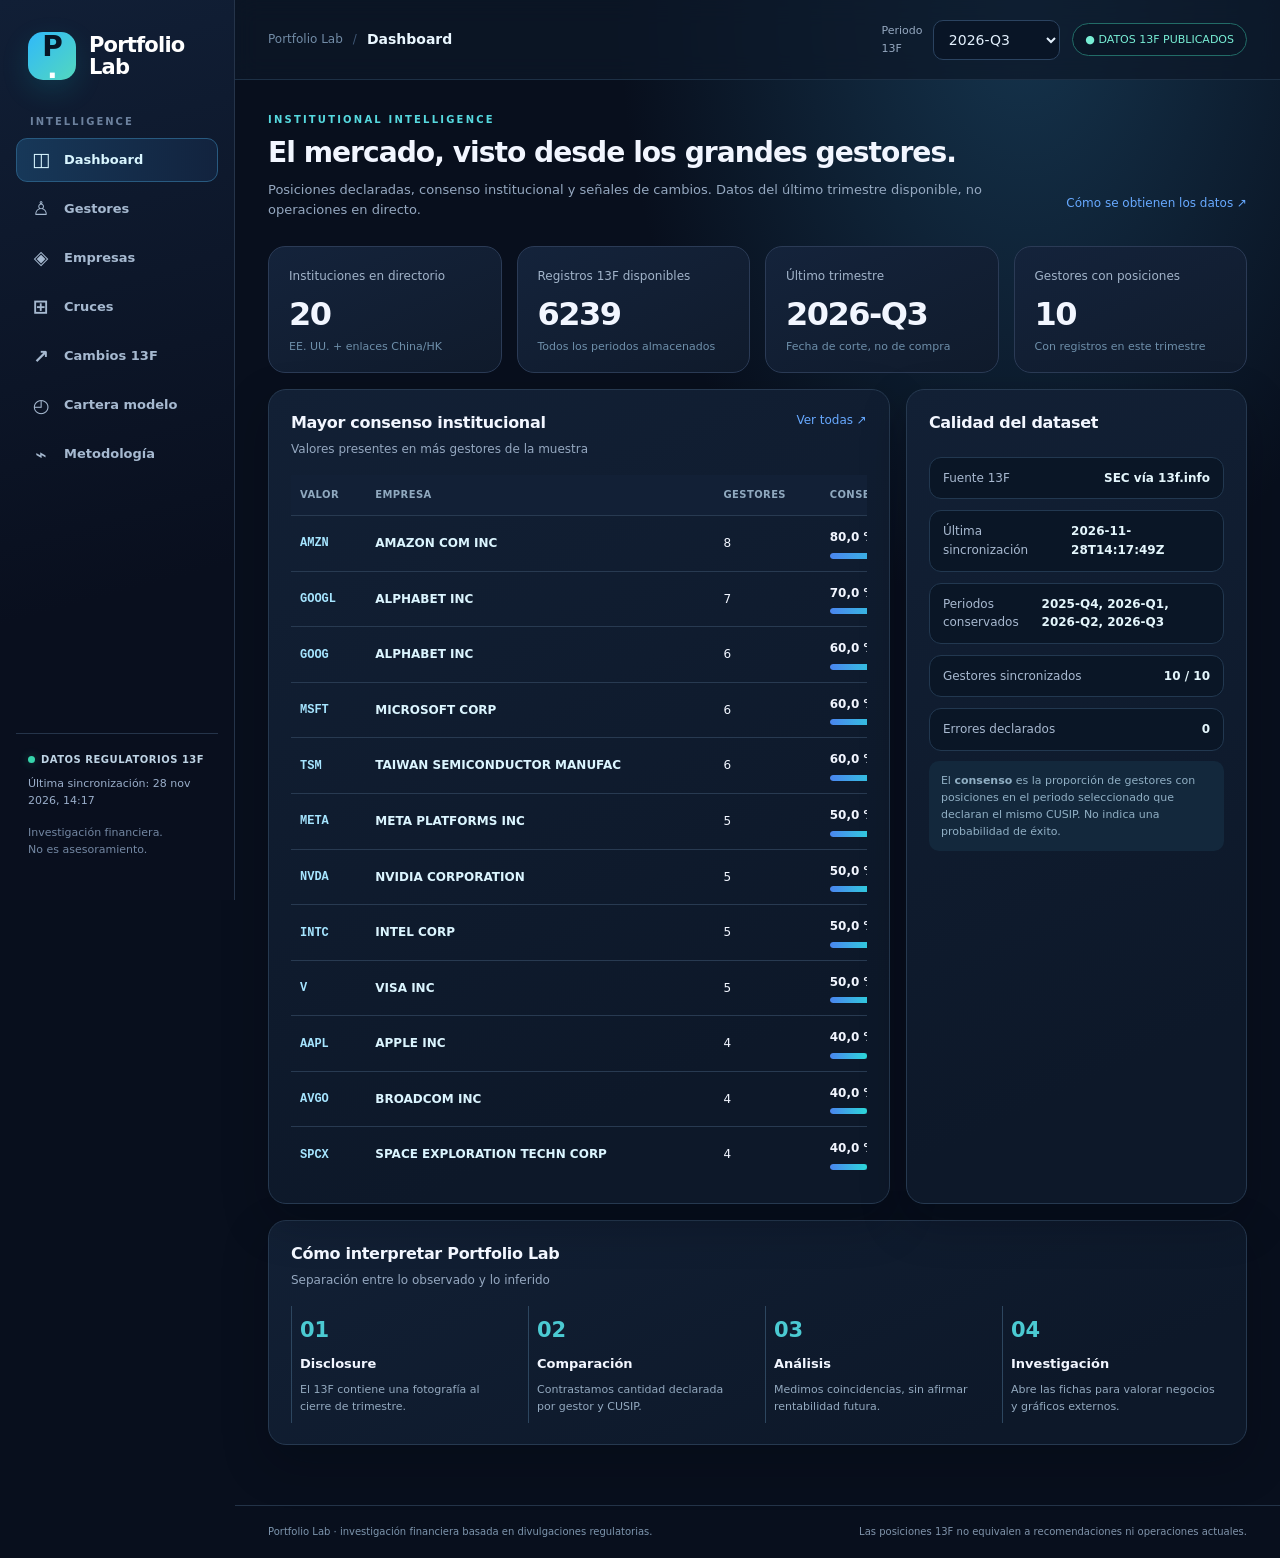
<file: index.html>
<!doctype html>
<html lang="es">
<head>
<meta charset="utf-8"><meta name="viewport" content="width=device-width,initial-scale=1">
<meta name="description" content="Portfolio Lab: análisis de posiciones institucionales 13F, consenso, cambios trimestrales, empresas y carteras modelo.">
<meta name="theme-color" content="#0a1220">
<title>Portfolio Lab | Institutional research</title>
<link rel="stylesheet" href="styles.css?v=5">
<script defer src="app.js?v=5"></script>
</head>
<body>
<div class="app-shell">
  <aside class="sidebar" aria-label="Navegación principal">
    <a class="logo" href="#dashboard" aria-label="Portfolio Lab, inicio"><span class="logo-mark">P<span>·</span></span><span>Portfolio<br><b>Lab</b></span></a>
    <div class="sidebar-label">INTELLIGENCE</div>
    <nav id="navigation">
      <a href="#dashboard" data-route="dashboard"><span class="nav-ico">◫</span>Dashboard</a>
      <a href="#institutions" data-route="institutions"><span class="nav-ico">♙</span>Gestores</a>
      <a href="#securities" data-route="securities"><span class="nav-ico">◈</span>Empresas</a>
      <a href="#overlap" data-route="overlap"><span class="nav-ico">⊞</span>Cruces</a>
      <a href="#changes" data-route="changes"><span class="nav-ico">↗</span>Cambios 13F</a>
      <a href="#portfolio" data-route="portfolio"><span class="nav-ico">◴</span>Cartera modelo</a>
      <a href="#sources" data-route="sources"><span class="nav-ico">⌁</span>Metodología</a>
    </nav>
    <div class="side-footer"><span class="status-dot"></span>DATOS REGULATORIOS 13F<div class="subtle" id="sideUpdate">Conectando…</div><p>Investigación financiera.<br>No es asesoramiento.</p></div>
  </aside>
  <div class="main-area">
    <header class="topbar">
      <div class="crumb"><span id="crumb">Overview</span><span class="slash">/</span><strong id="topTitle">Dashboard</strong></div>
      <div class="top-controls"><div class="top-period"><label for="period">Periodo 13F</label><select id="period"><option>Cargando…</option></select></div><span class="tag" id="feedTag">Conectando feed…</span></div>
    </header>
    <main class="content" id="main">
      <section class="view" id="view-dashboard">
        <div class="page-title"><div><div class="eyebrow">INSTITUTIONAL INTELLIGENCE</div><h1>El mercado, visto desde los grandes gestores.</h1><p>Posiciones declaradas, consenso institucional y señales de cambios. Datos del último trimestre disponible, no operaciones en directo.</p></div><a class="text-link" href="#sources">Cómo se obtienen los datos ↗</a></div>
        <div class="kpi-grid" id="dashboardKpis"></div>
        <div class="layout-70">
          <div class="panel"><div class="panel-head"><div><h2>Mayor consenso institucional</h2><p>Valores presentes en más gestores de la muestra</p></div><a class="quiet-link" href="#securities">Ver todas ↗</a></div><div class="table-wrap" id="dashboardConsensus"></div></div>
          <div class="panel"><div class="panel-head"><h2>Calidad del dataset</h2></div><div id="datasetHealth"></div></div>
        </div>
        <div class="panel" style="margin-top:16px"><div class="panel-head"><div><h2>Cómo interpretar Portfolio Lab</h2><p>Separación entre lo observado y lo inferido</p></div></div><div class="explain-steps"><div><b>01</b><strong>Disclosure</strong><span>El 13F contiene una fotografía al cierre de trimestre.</span></div><div><b>02</b><strong>Comparación</strong><span>Contrastamos cantidad declarada por gestor y CUSIP.</span></div><div><b>03</b><strong>Análisis</strong><span>Medimos coincidencias, sin afirmar rentabilidad futura.</span></div><div><b>04</b><strong>Investigación</strong><span>Abre las fichas para valorar negocios y gráficos externos.</span></div></div></div>
      </section>
      <section class="view" id="view-institutions">
        <div class="page-title"><div><div class="eyebrow">UNIVERSO DE SEGUIMIENTO</div><h1>Gestores institucionales</h1><p>Directorio real de instituciones y cobertura efectiva de las declaraciones disponibles.</p></div></div>
        <div class="panel"><div class="toolbar"><div class="field"><label for="institutionMarket">Mercado</label><select id="institutionMarket"><option value="ALL">Todos</option><option value="US">Estados Unidos</option><option value="CN">China</option><option value="HK">Hong Kong</option></select></div><div class="field grow"><label for="institutionSearch">Gestor</label><input id="institutionSearch" placeholder="Buscar institución…"></div></div><div class="manager-grid" id="managerGrid"></div></div>
      </section>
      <section class="view" id="view-manager">
        <div class="backline"><a href="#institutions">← Volver a gestores</a></div><div id="managerDetail"></div>
      </section>
      <section class="view" id="view-securities">
        <div class="page-title"><div><div class="eyebrow">SECURITIES EXPLORER</div><h1>Explorador de empresas</h1><p>Accede a una ficha por cada acción con datos 13F, descripción del negocio y módulos bursátiles externos.</p></div></div>
        <div class="panel"><div class="toolbar"><div class="field grow"><label for="securitySearch">Empresa / ticker / CUSIP</label><input id="securitySearch" placeholder="Ej.: Amazon, NVDA, 037833100"></div><div class="field"><label for="securityMinManagers">Consenso mínimo</label><select id="securityMinManagers"><option value="1">1 gestor</option><option value="2">2 gestores</option><option value="3">3 gestores</option><option value="5">5 gestores</option></select></div><div class="field"><label for="securitySort">Ordenar</label><select id="securitySort"><option value="consensus">Más gestores</option><option value="value">Mayor valor 13F</option><option value="name">Nombre A–Z</option></select></div></div><div class="list-stat" id="securityCount"></div><div class="table-wrap" id="securitiesTable"></div></div>
      </section>
      <section class="view" id="view-company">
        <div class="backline"><a href="#securities">← Volver a empresas</a></div><div id="companyDetail"></div>
      </section>
      <section class="view" id="view-overlap">
        <div class="page-title"><div><div class="eyebrow">CROSS-OWNERSHIP</div><h1>Cruces entre gestores</h1><p>Compara dos declarantes, descubre valores compartidos y abre sus fichas.</p></div></div>
        <div class="panel"><div class="toolbar"><div class="field grow"><label for="overlapA">Primer gestor</label><select id="overlapA"></select></div><div class="field grow"><label for="overlapB">Segundo gestor</label><select id="overlapB"></select></div></div><div id="overlapBody"></div></div>
      </section>
      <section class="view" id="view-changes">
        <div class="page-title"><div><div class="eyebrow">QUARTER-OVER-QUARTER</div><h1>Cambios en posiciones declaradas</h1><p>No son rentabilidades bursátiles. Comparamos las <strong>acciones declaradas</strong> o, si se trata de deuda, el <strong>principal nominal reportado (PRN)</strong> de dos periodos 13F.</p></div></div>
        <div class="formula-line"><b>Variación de cantidad (%)</b> = (cantidad declarada actual − anterior) / cantidad anterior × 100 <span>Para acciones: número de títulos; para notas/bonos: principal PRN. Un aumento del 50 % no significa una rentabilidad del 50 %.</span></div>
        <div class="panel"><div class="toolbar"><div class="field"><label for="changeManager">Gestor</label><select id="changeManager"><option value="ALL">Todos los gestores</option></select></div><div class="field"><label for="changeType">Movimiento</label><select id="changeType"><option value="ALL">Todos</option><option value="NEW">Nueva</option><option value="SOLD">Ya no reportada</option><option value="INCREASE">Aumento</option><option value="REDUCE">Reducción</option></select></div><div class="field"><label for="changeThreshold">Cambio mínimo</label><select id="changeThreshold"><option value="0">Sin mínimo</option><option value="3" selected>3 %</option><option value="10">10 %</option><option value="25">25 %</option><option value="50">50 %</option></select></div><div class="field grow"><label for="changeSearch">Empresa</label><input id="changeSearch" placeholder="Buscar ticker o empresa"></div></div><div class="list-stat" id="changeCount"></div><div class="table-wrap" id="changesTable"></div><div class="footnote">NEW / SOLD significan que el instrumento (CUSIP + tipo) aparece o deja de aparecer en las declaraciones, no la fecha exacta de operación. Un bono de Lumentum y su acción LITE son activos distintos. Splits, enmiendas y cobertura pueden alterar la interpretación.</div></div>
      </section>
      <section class="view" id="view-portfolio">
        <div class="page-title"><div><div class="eyebrow">RESEARCH PORTFOLIO BUILDER</div><h1>Construye una cartera explicable</h1><p>Selección heurística por coincidencia institucional y valor declarado. No es una predicción de rentabilidad ni una recomendación de inversión.</p></div></div>
        <div class="layout-50">
          <div class="panel"><div class="panel-head"><h2>Parámetros del modelo</h2></div><div class="form-grid"><div class="field"><label for="portfolioCapital">Capital de referencia (€)</label><input id="portfolioCapital" type="number" value="10000" min="0" step="100"></div><div class="field"><label for="portfolioCount">Número máximo de acciones</label><input id="portfolioCount" type="number" value="12" min="1" max="50"></div><div class="field"><label for="portfolioCap">Peso máximo por acción (%)</label><input id="portfolioCap" type="number" value="12" min="1" max="100" step="1"></div><div class="field"><label for="portfolioMin">Gestores mínimos</label><select id="portfolioMin"><option value="1">1</option><option value="2" selected>2</option><option value="3">3</option><option value="5">5</option></select></div></div><label class="checkline"><input type="checkbox" id="portfolioWatchOnly" checked>Excluir opciones/posiciones PRN del modelo</label><button class="primary-btn" id="buildPortfolio">Generar cartera modelo ↗</button><div class="note" style="margin-top:20px"><b>Regla de concentración:</b> ningún peso superará el límite elegido. Si no existen suficientes activos elegibles, la diferencia se mantiene como <b>efectivo no asignado</b>. Los importes en euros son objetivos de asignación, no órdenes ejecutables.</div></div>
          <div class="panel"><div class="panel-head"><div><h2>Resultado de asignación</h2><p>Haz clic en cualquier empresa para abrir su análisis</p></div></div><div id="portfolioSummary"><div class="empty">Configura los parámetros y genera la cartera.</div></div></div>
        </div>
        <div class="panel" id="portfolioTablePanel" style="margin-top:16px;display:none"><div class="panel-head"><h2>Detalle de posiciones propuestas</h2><button class="ghost-btn" id="portfolioExport">Exportar CSV</button></div><div class="table-wrap" id="portfolioTable"></div></div>
      </section>
      <section class="view" id="view-sources">
        <div class="page-title"><div><div class="eyebrow">AUDIT TRAIL</div><h1>Metodología y fuentes</h1><p>Qué sabemos, qué calculamos y qué sigue siendo una limitación.</p></div></div>
        <div class="layout-50"><div class="panel"><h2>Procedencia 13F</h2><div class="source-step"><b>01</b><div><strong>Selección</strong><p>Lista de gestores y Central Index Key (CIK) desde <code>managers.json</code>.</p></div></div><div class="source-step"><b>02</b><div><strong>Transporte</strong><p>Fuente regulatoria original SEC EDGAR. El sincronizador actual obtiene tablas estructuradas mediante el espejo <a target="_blank" rel="noopener" href="https://13f.info/">13f.info</a>, conservando enlace y accession de SEC.</p></div></div><div class="source-step"><b>03</b><div><strong>Normalización</strong><p>Gestor, fecha de cierre, fecha de publicación, CUSIP, ticker auxiliar, acciones y valor USD. La unidad presentada como miles de USD por el intermediario se convierte a USD.</p></div></div><div class="source-step"><b>04</b><div><strong>Publicación</strong><p>GitHub Actions guarda archivos JSON por trimestre; GitHub Pages muestra el dataset, sin inventar posiciones ausentes.</p></div></div></div>
        <div class="panel"><h2>Limitaciones que debes conocer</h2><div class="warning-list"><p><b>Retraso:</b> el 13F se publica después de fin de trimestre; no es una señal de trading en tiempo real.</p><p><b>Cobertura:</b> no describe la cartera económica completa ni todas las posiciones cortas o derivados.</p><p><b>Identidad del activo:</b> el CUSIP identifica una emisión o clase concreta. Un gestor puede declarar bonos convertibles (PRN), opciones o acciones. El gráfico de la acción emisora nunca demuestra que el gestor tenga esa acción.</p><p><b>Datos financieros:</b> los módulos de gráficos y fundamentales son widgets externos de TradingView. Las correspondencias acción-emisor verificadas se guardan en company_symbols.json; no son automáticamente equivalentes al activo reportado.</p><p><b>Modelización:</b> el score de cartera es una heurística; no es una probabilidad ni una rentabilidad esperada.</p><p><b>China y Hong Kong:</b> solo enlaces oficiales en el directorio. No hay holdings automatizados para esos mercados.</p></div></div></div>
        <div class="panel" style="margin-top:16px"><h2>Estado verificable</h2><div id="sourcesMeta"></div><div class="source-links"><a target="_blank" rel="noopener" href="https://www.sec.gov/edgar/search/">SEC EDGAR ↗</a><a target="_blank" rel="noopener" href="https://13f.info/">13f.info ↗</a><a target="_blank" rel="noopener" href="https://www.tradingview.com/widget-docs/">TradingView widgets ↗</a><a target="_blank" rel="noopener" href="https://github.com/markosdg2000-design/portfolio-lab">Código en GitHub ↗</a><a target="_blank" rel="noopener" href="data/latest.json">Dataset publicado ↗</a></div></div>
      </section>
    </main>
    <footer class="app-footer">Portfolio Lab · investigación financiera basada en divulgaciones regulatorias. <span>Las posiciones 13F no equivalen a recomendaciones ni operaciones actuales.</span></footer>
  </div>
</div>
</body>
</html>
</file>
<file: styles.css>
:root{--bg:#080f1d;--nav:#0a1424;--card:#101d30;--card2:#0c1728;--line:#263950;--text:#f2f6ff;--mut:#95a8c0;--blue:#67a9ff;--cyan:#29d6c5;--green:#36d5ac;--amber:#ffcb72;--red:#f98298;--shadow:0 18px 45px #03070e45}
*{box-sizing:border-box}html{scroll-behavior:smooth}body{margin:0;background:radial-gradient(ellipse at 80% 0,#15344d 0,transparent 28%),var(--bg);color:var(--text);font:14px/1.55 Inter,ui-sans-serif,system-ui,-apple-system,Segoe UI,Arial,sans-serif}
a{color:var(--blue);text-decoration:none}a:hover{text-decoration:underline}button,input,select{font:inherit}button,select{cursor:pointer}button:focus-visible,a:focus-visible,input:focus-visible,select:focus-visible{outline:2px solid var(--cyan);outline-offset:3px}
.app-shell{display:grid;grid-template-columns:235px minmax(0,1fr);min-height:100vh}.sidebar{position:sticky;top:0;height:100vh;background:linear-gradient(165deg,#111f36,#090f1e 65%);border-right:1px solid #25344a;padding:30px 16px;display:flex;flex-direction:column;z-index:4}
.logo{display:flex;align-items:center;gap:13px;color:#fff;padding:2px 12px 34px;font-size:21px;line-height:1.05;font-weight:650;letter-spacing:-.8px}.logo:hover{text-decoration:none}.logo b{font-weight:850}.logo-mark{display:grid;place-items:center;border-radius:15px;background:linear-gradient(135deg,#30b9fa,#53d8be);color:#071626;width:48px;height:48px;font-size:28px;font-weight:900;box-shadow:0 10px 28px #0abac529}.logo-mark span{color:#fff}.sidebar-label{padding:0 14px 8px;color:#6c819e;font-size:10px;font-weight:800;letter-spacing:2px}
.sidebar nav{display:grid;gap:5px}.sidebar nav a{padding:11px 13px;border-radius:11px;display:flex;align-items:center;gap:12px;color:#a6b9d0;font-size:13px;font-weight:600;border:1px solid transparent}.sidebar nav a:hover{background:#192b43;color:#fff;text-decoration:none}.sidebar nav a.active{background:linear-gradient(90deg,#173859,#12233e);color:#d9f6ff;border-color:#285a80}.nav-ico{width:22px;text-align:center;font-size:19px;line-height:1}.side-footer{margin-top:auto;border-top:1px solid #25344a;padding:18px 12px 0;color:#bed3e4;font-weight:700;font-size:10px;letter-spacing:.5px}.side-footer .subtle{font-size:11px;font-weight:400;letter-spacing:0;margin-top:7px;color:#9aaeca}.side-footer p{line-height:1.6;color:#7387a2;font-size:11px;font-weight:400;letter-spacing:0;margin-top:15px}.status-dot{display:inline-block;width:7px;height:7px;background:var(--green);border-radius:50%;margin-right:6px;box-shadow:0 0 10px #36d5ac55}
.main-area{min-width:0}.topbar{min-height:80px;display:flex;justify-content:space-between;align-items:center;gap:12px;border-bottom:1px solid #1d3045;padding:12px 33px;background:#0d1829ba;position:sticky;top:0;z-index:3;backdrop-filter:blur(12px)}.crumb{display:flex;gap:10px;align-items:center;color:#728ca6;font-size:12px}.crumb strong{color:#eaf7ff;font-size:14px}.slash{color:#405875}.top-controls{display:flex;align-items:center;gap:12px;flex-wrap:wrap}.top-period{display:flex;align-items:center;gap:8px}.top-period label{font-size:11px;color:#95a8c0}.top-period select{padding:7px 27px 7px 11px}.tag{display:inline-flex;align-items:center;gap:5px;border:1px solid #2b425b;background:#0a1727;border-radius:100px;padding:7px 12px;color:#d8e9f4;font-size:11px}.tag.live{border-color:#226c67;color:#78eed5}.tag.warn{color:var(--amber);border-color:#6a532f}.content{max-width:1680px;margin:auto;padding:32px 33px 60px;min-height:calc(100vh - 130px)}.view{display:none}.view.active{display:block;animation:fadein .18s ease}@keyframes fadein{from{opacity:.7;transform:translateY(4px)}to{opacity:1;transform:translateY(0)}}.page-title{display:flex;justify-content:space-between;align-items:flex-end;gap:18px;margin-bottom:26px}.eyebrow{font-size:10px;font-weight:800;letter-spacing:2.2px;color:#56d9df;margin-bottom:8px}.page-title h1{font-weight:760;font-size:clamp(23px,2.2vw,34px);letter-spacing:-1px;line-height:1.23;margin:0 0 10px}.page-title p{margin:0;max-width:760px;color:var(--mut);font-size:13px}.text-link,.quiet-link{font-size:12px;white-space:nowrap}.text-link{margin-bottom:8px}
.kpi-grid{display:grid;grid-template-columns:repeat(4,minmax(0,1fr));gap:15px;margin-bottom:16px}.kpi{background:linear-gradient(155deg,#14233b,#101b2c);border:1px solid #2b3b56;padding:20px 20px 17px;border-radius:17px}.kpi .lbl{color:#a1b3c9;font-size:12px}.kpi .val{font-size:clamp(26px,2.5vw,38px);font-weight:770;line-height:1.25;letter-spacing:-1.5px;margin-top:8px}.kpi .help{color:#6e8faa;font-size:11px;margin-top:4px}.layout-70{display:grid;grid-template-columns:minmax(0,1.55fr) minmax(275px,.85fr);gap:16px}.layout-50{display:grid;grid-template-columns:minmax(0,1fr) minmax(0,1.08fr);gap:16px}.panel{background:linear-gradient(155deg,#122035 0%,#0d1829 80%);border:1px solid var(--line);border-radius:18px;padding:21px 22px;box-shadow:var(--shadow);min-width:0}.panel-head{display:flex;align-items:start;justify-content:space-between;gap:16px;margin-bottom:17px}.panel h2,.panel-head h2{font-size:16px;letter-spacing:-.3px;margin:0 0 4px}.panel-head p{margin:0;color:var(--mut);font-size:12px}.panel h3{margin:0 0 9px;font-size:14px}.subtle,.muted{color:var(--mut)}.small{font-size:11px}.tiny{font-size:10px}
.table-wrap{max-width:100%;overflow:auto}.table-wrap table{border-collapse:collapse;width:100%;min-width:640px;font-size:12px}.table-wrap th{font-size:10px;white-space:nowrap;letter-spacing:.4px;text-transform:uppercase;font-weight:700;color:#90a9bf;text-align:left;background:#122036;position:sticky;top:0;z-index:1}.table-wrap td,.table-wrap th{border-bottom:1px solid #283a51;padding:12px 9px;vertical-align:middle}.table-wrap tr:last-child td{border:0}.table-wrap tbody tr:hover{background:#172b42}.right{text-align:right!important}.id-cell{font-family:ui-monospace,Consolas,monospace;font-weight:800;color:#a6e5ff}.company-link{font-weight:750;color:#dbf5ff;text-decoration:none}.company-link:hover{color:#58d8ed;text-decoration:underline}.company-cell .small{display:block;font-size:11px;color:#8fa6bd}.bar{height:6px;background:#21334d;border-radius:10px;overflow:hidden;margin-top:6px}.bar i{display:block;height:100%;background:linear-gradient(90deg,#4a85ef,#2cd9da);border-radius:10px}
.pill{display:inline-flex;border:1px solid #37536a;border-radius:80px;padding:3px 8px;font-size:10px;white-space:nowrap;color:#dbe9f6;font-weight:750}.pill.green{color:#6feac5;border-color:#28655e;background:#11322f}.pill.red{color:#ff9aad;border-color:#704656;background:#38232f}.pill.blue{color:#8bcafa;border-color:#395b80;background:#122841}.pill.gold{color:#ffd787;border-color:#6b553c;background:#392d22}.pill.neutral{color:#bbc9d7}.panel-meta{display:grid;gap:11px}.meta-row{display:flex;justify-content:space-between;align-items:center;gap:12px;background:#0a1626;border:1px solid #223850;padding:11px 13px;border-radius:12px;font-size:12px}.meta-row span{color:#a8b9d0}.meta-row strong{font-weight:750;color:#e4f6fc}.data-badge{font-size:10px;color:#95a8c0;padding:5px 0}.tagline{color:#96b0c9;font-size:12px}.explain-steps{display:grid;grid-template-columns:repeat(4,minmax(0,1fr));gap:15px}.explain-steps div{display:flex;flex-direction:column;gap:7px;padding:8px;border-left:1px solid #2d465f}.explain-steps b{font-size:21px;color:#4bcad2}.explain-steps strong{font-size:13px}.explain-steps span{font-size:11px;color:#93a9bf}
.field{display:flex;flex-direction:column;gap:6px;min-width:145px}.field.grow{flex:1}.field label{font-size:11px;color:#adc0d2;font-weight:700}.field input,.field select,.top-period select{border:1px solid #2b4360;border-radius:10px;background:#091526;color:#e3f0fd;padding:10px 11px;width:100%;outline:none}.field input:focus,.field select:focus{border-color:#49a2db}.field input::placeholder{color:#637b95}.toolbar{display:flex;gap:12px;flex-wrap:wrap;align-items:end;margin-bottom:20px}.form-grid{display:grid;grid-template-columns:repeat(2,minmax(0,1fr));gap:16px}.form-grid .field{min-width:0}.checkline{display:flex;gap:10px;align-items:center;font-size:12px;color:#adbfd1;margin:18px 0}.checkline input{accent-color:#29bfc2}.primary-btn{display:inline-flex;align-items:center;justify-content:center;background:linear-gradient(110deg,#258bc6,#32c9b8);color:#051322;font-weight:800;border:0;border-radius:10px;padding:12px 18px;box-shadow:0 8px 22px #1095b52c}.primary-btn:hover{filter:brightness(1.13)}.ghost-btn{background:#182b41;color:#def0ff;border:1px solid #345270;border-radius:10px;padding:8px 12px;font-size:12px}.ghost-btn:hover{background:#243b54}.quiet-btn{background:transparent;color:#98d9f1;border:0;padding:4px 8px}.note{padding:14px 15px;background:#0b2233;border:1px solid #205c72;border-radius:12px;font-size:12px;color:#b9dceb}.formula-line{background:#162b3c;border:1px solid #28576a;border-radius:14px;margin-bottom:16px;padding:17px 19px;color:#dff7ff;font-size:13px}.formula-line span{display:block;color:#9cbbce;font-size:12px;margin-top:6px}.footnote{color:#829bb2;font-size:11px;margin:14px 0 2px}.list-stat{font-size:11px;color:#83aabf;padding-bottom:12px}.empty{color:#849bb3;border:1px dashed #31465e;border-radius:12px;text-align:center;padding:28px 16px;font-size:12px}.manager-grid{display:grid;grid-template-columns:repeat(2,minmax(0,1fr));gap:12px}.manager-card{background:#0c192b;border:1px solid #2a425d;border-radius:13px;padding:17px;display:flex;flex-direction:column;gap:10px}.manager-card:hover{border-color:#4186a1}.manager-card .name{font-size:13px;font-weight:750;color:#effaff}.manager-card .manager-stat{font-size:12px;color:#9db2c9}.manager-card .foot{margin-top:auto;display:flex;align-items:center;justify-content:space-between;gap:8px}.chip{font-size:10px;padding:4px 8px;border-radius:8px;background:#183149;color:#a6cbe6;border:1px solid #2b4a6b}.backline{margin:-10px 0 20px}.backline a{font-size:12px;color:#8dd8f6}.section-title{font-size:16px;font-weight:740;margin:0 0 12px}.stat-strip{display:flex;gap:12px;flex-wrap:wrap;margin:17px 0}.stat-card{padding:13px 15px;background:#0c1a2b;border:1px solid #264058;border-radius:12px;flex:1;min-width:130px}.stat-card strong{font-size:20px;display:block}.stat-card span{font-size:11px;color:#8ba4bb}.hero-symbol{display:flex;align-items:center;gap:12px;flex-wrap:wrap}.ticker-mark{min-width:67px;height:67px;padding:12px;display:flex;align-items:center;justify-content:center;border-radius:16px;background:linear-gradient(130deg,#234263,#133042);font-weight:900;color:#a5edff;font-size:16px}.company-name{font-size:clamp(22px,2vw,31px);margin:0}.hero-actions{margin-left:auto;display:flex;gap:7px;flex-wrap:wrap}.company-sub{color:#9bb2cb;font-size:12px}.profile-grid{display:grid;grid-template-columns:repeat(3,minmax(0,1fr));gap:10px}.business-card{background:#0b1a2b;border:1px solid #263b52;border-radius:11px;padding:13px}.business-card b{color:#d3f4f6;font-size:12px}.business-card p{margin:6px 0 0;color:#8faac1;font-size:11px}.widget-pane{overflow:hidden;border-radius:13px;background:#0a1524;border:1px solid #233d52}.tv-footer{padding:7px 12px;font-size:10px;color:#748eab;border-top:1px solid #20394a}.tv-footer a{color:#9ec7de}.widget-note{font-size:11px;color:#97aec3;margin-bottom:13px}.stat-inline{font-size:11px;color:#a2bace}.limit-text{max-width:760px;color:#a7c0d3;font-size:13px;line-height:1.75}.muted-box{padding:11px 12px;color:#90afc4;background:#13283c;border-radius:10px;font-size:11px;margin:10px 0}.quote-card{display:flex;gap:15px;align-items:center;background:#0d1b2c;border:1px solid #263b50;border-radius:12px;padding:15px}.quote-card .large{font-size:23px;font-weight:800}.portfolio-total{display:grid;grid-template-columns:repeat(3,1fr);gap:10px;margin-bottom:18px}.portfolio-total div{border:1px solid #294559;padding:11px;border-radius:11px;background:#0b1a2a}.portfolio-total strong{display:block;font-size:20px}.portfolio-total span{display:block;color:#94acc5;font-size:10px}.allocation-bar{height:18px;background:#243248;border-radius:9px;overflow:hidden;display:flex;margin-bottom:14px}.allocation-bar i{display:block;background:var(--cyan);border-right:1px solid #081421}
.source-step{display:flex;gap:14px;border-bottom:1px solid #253d55;padding:18px 0}.source-step:last-child{border:0}.source-step>b{color:#40c7d2;font-size:18px}.source-step p{font-size:12px;color:#9eafc5;margin:5px 0 0}.source-step strong{font-size:13px}.warning-list p{font-size:12px;color:#a4bad0;border-bottom:1px solid #26384b;padding:8px 0}.warning-list b{color:#dce8f6}.source-links{display:flex;gap:10px;flex-wrap:wrap;margin-top:15px}.source-links a{font-size:11px;background:#16283e;border:1px solid #28455d;padding:8px 11px;border-radius:9px}.app-footer{border-top:1px solid #233348;color:#7d95ad;font-size:10px;padding:18px 33px;display:flex;justify-content:space-between;gap:12px}.app-footer span{color:#8094ab}.error-msg{border:1px solid #99545c;background:#3a1c27;color:#ffc1c4;padding:16px;border-radius:12px}
@media(max-width:1200px){.app-shell{grid-template-columns:190px 1fr}.sidebar{padding:24px 10px}.content{padding:26px 20px}.topbar{padding:12px 20px}.layout-70{grid-template-columns:1fr}.explain-steps{grid-template-columns:repeat(2,1fr)}}
@media(max-width:850px){.app-shell{grid-template-columns:1fr}.sidebar{position:relative;width:100%;height:auto;padding:12px 14px;display:block}.sidebar .logo{padding:0 5px 12px;font-size:17px}.logo-mark{width:38px;height:38px;font-size:21px}.sidebar-label,.side-footer{display:none}.sidebar nav{display:flex;overflow:auto;padding-bottom:3px;gap:3px}.sidebar nav a{white-space:nowrap;padding:8px 11px;font-size:11px}.nav-ico{display:none}.topbar{position:relative;min-height:65px}.layout-50{grid-template-columns:1fr}.kpi-grid{grid-template-columns:repeat(2,1fr)}.manager-grid{grid-template-columns:1fr}}
@media(max-width:550px){.content{padding:23px 12px}.topbar{padding:10px 12px;align-items:flex-start;flex-direction:column}.page-title{display:block}.page-title h1{font-size:25px}.text-link{display:inline-block;margin-top:10px}.panel{padding:15px}.kpi-grid{gap:8px}.kpi{padding:15px}.kpi .val{font-size:25px}.toolbar .field{flex:1 1 150px;min-width:0}.explain-steps{grid-template-columns:1fr 1fr}.profile-grid{grid-template-columns:1fr}.form-grid{gap:10px}.hero-actions{margin-left:0;width:100%}.company-sub{font-size:11px}.portfolio-total{grid-template-columns:1fr 1fr}.app-footer{display:block;padding:12px}.app-footer span{display:block}}
</file>
